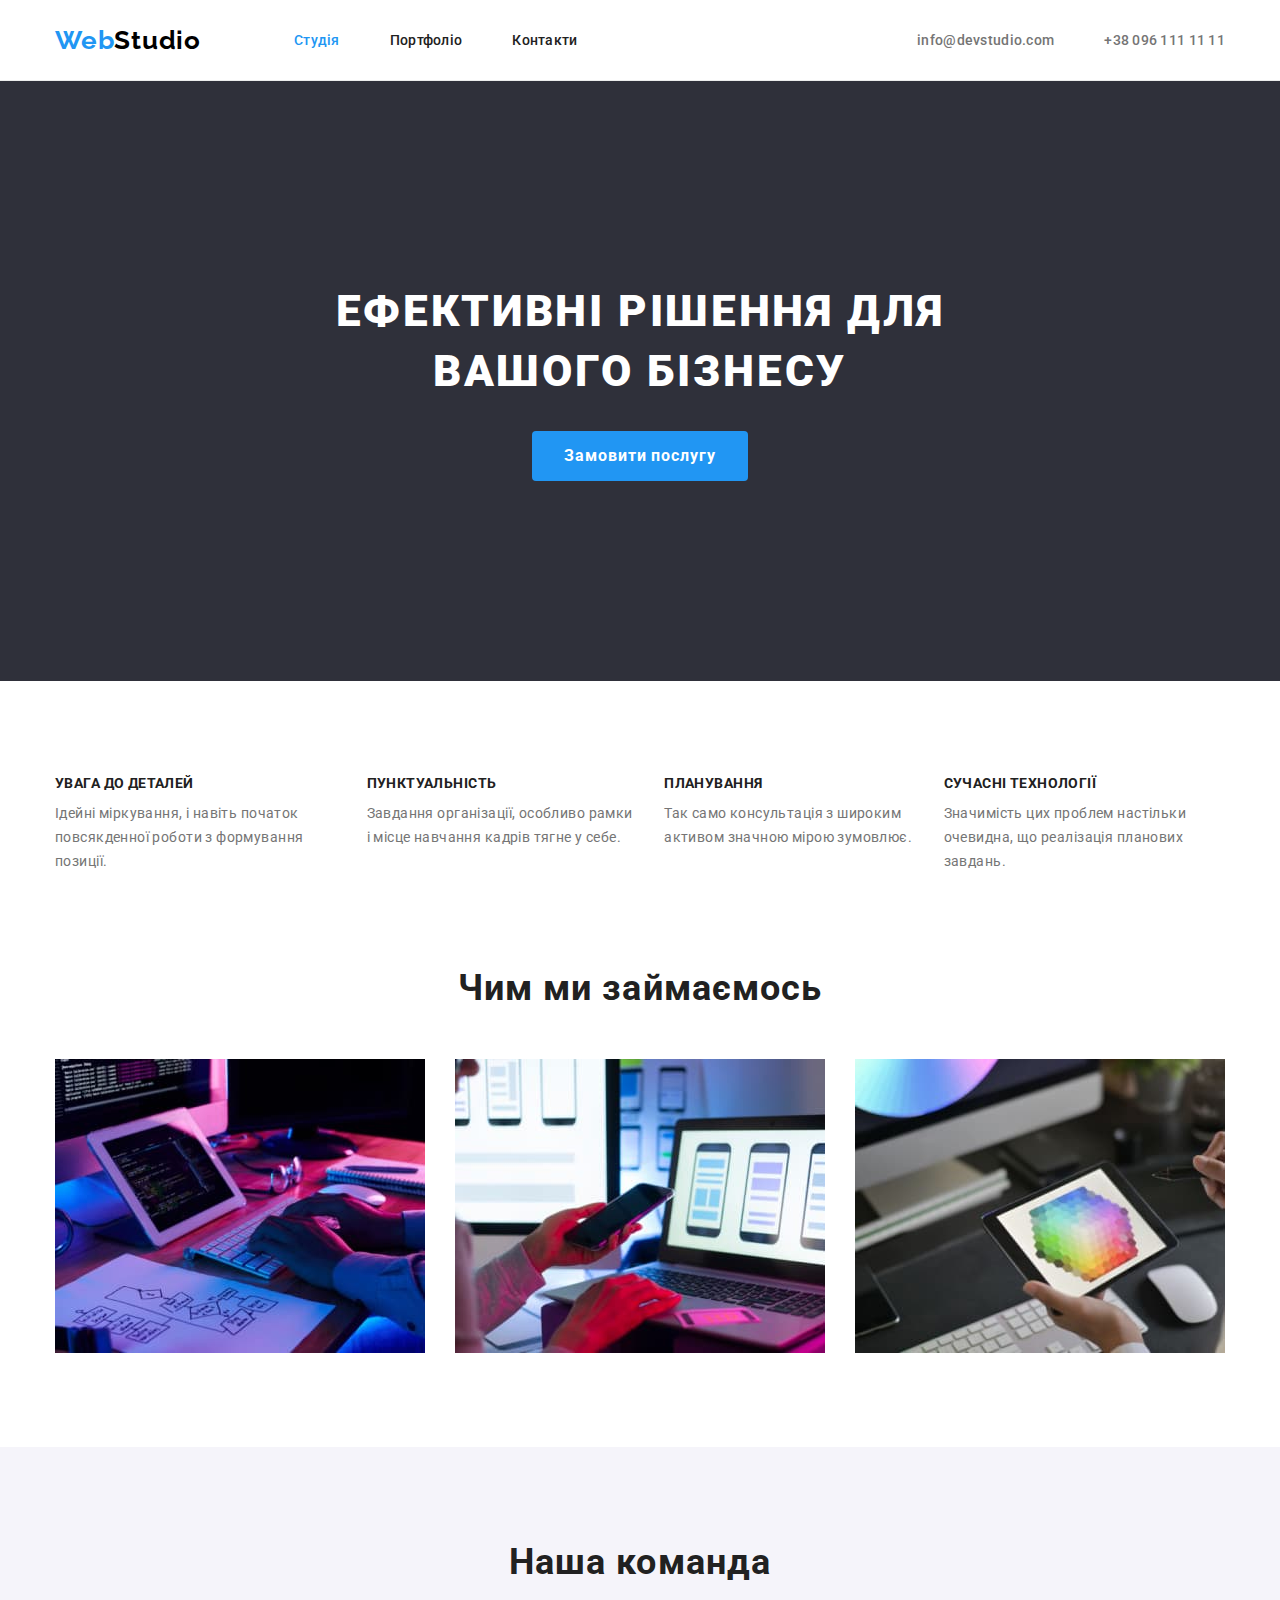
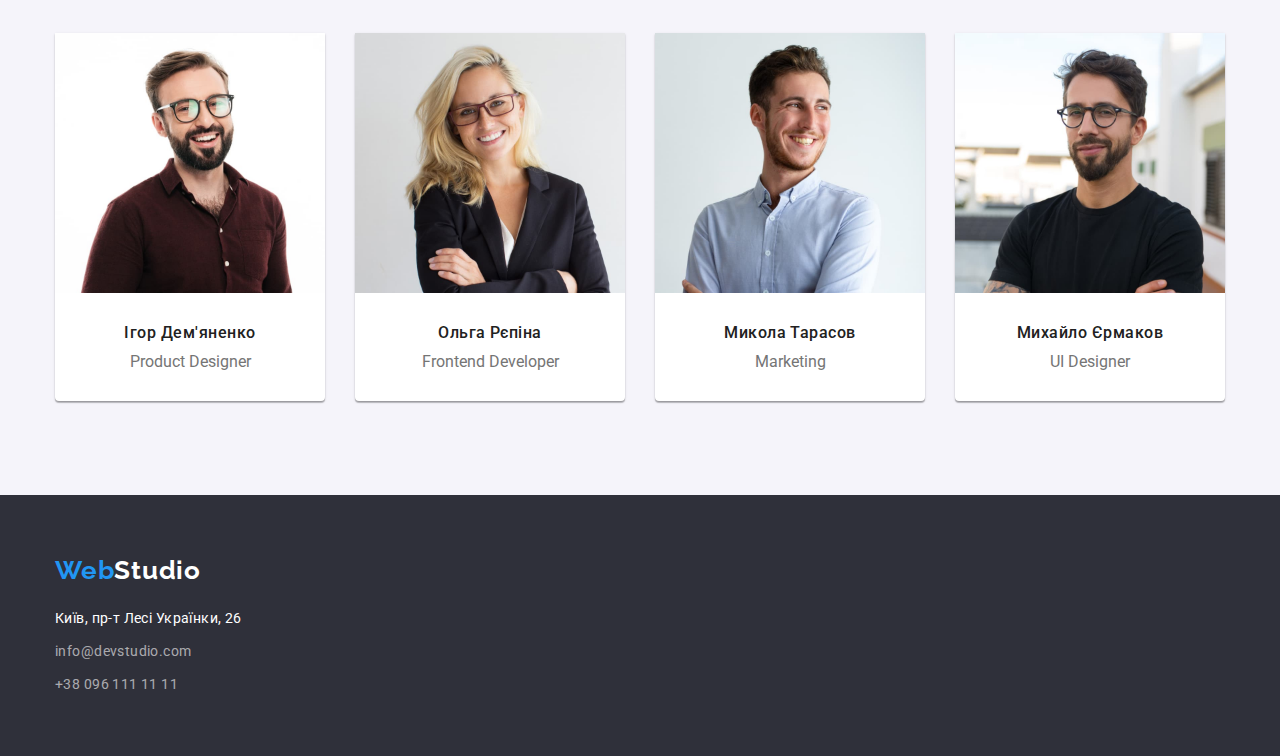
<file: index.html>
<!DOCTYPE html>
<html lang="en">
  <head>
    <meta charset="UTF-8" />
    <meta http-equiv="X-UA-Compatible" content="IE=edge" />
    <meta name="viewport" content="width=device-width, initial-scale=1.0" />
    <title>WebStudio</title>
    <link rel="preconnect" href="https://fonts.googleapis.com" />
    <link rel="preconnect" href="https://fonts.gstatic.com" crossorigin />
    <link
      href="https://fonts.googleapis.com/css2?family=Montserrat:wght@400;700&family=Raleway:wght@700&family=Roboto:wght@400;500;700;900&display=swap"
      rel="stylesheet"
    />
    <link
      rel="stylesheet"
      href="https://cdnjs.cloudflare.com/ajax/libs/modern-normalize/1.1.0/modern-normalize.min.css"
    />
    <link rel="stylesheet" href="./css/styles.css" />
  </head>
  <body>
    <header class="page">
      <div class="page-header container">
        <nav class="header-nav list">
          <a class="header-logo logo" href="./index.html"><span class="accent">Web</span>Studio </a>
          <ul class="nav-list list">
            <li class="header-nav-iteam">
              <a href="./index.html" class="header-nav-link link current">Студія</a>
            </li>
            <li class="header-nav-iteam">
              <a href="./portfolio.html" class="header-nav-link link">Портфоліо</a>
            </li>
            <li class="header-nav-iteam"><a href="" class="header-nav-link link">Контакти</a></li>
          </ul>
        </nav>
        <ul class="contact-list list">
          <li class="header-nav-iteam">
            <a class="header-link link" href="mailto:info@devstudio.com">info@devstudio.com</a>
          </li>
          <li class="header-nav-iteam">
            <a class="header-link link" href="tel:+380961111111">+38 096 111 11 11</a>
          </li>
        </ul>
      </div>
    </header>

    <main>
      <section class="hero">
        <div class="container">
          <h1 class="hero-title">Ефективні рішення для вашого бізнесу</h1>
          <button class="main-btn btn" type="button">Замовити послугу</button>
        </div>
      </section>

      <!--Про нас-->
      <section class="about">
        <div class="container">
          <h2 class="visually-hidden">Про нас</h2>
          <ul class="about-title list">
            <li class="about-title-doing">
              <h3 class="about-title-name">УВАГА ДО ДЕТАЛЕЙ</h3>
              <p class="about-title-text">
                Ідейні міркування, і навіть початок повсякденної роботи з формування позиції.
              </p>
            </li>
            <li class="about-title-doing">
              <h3 class="about-title-name">ПУНКТУАЛЬНІСТЬ</h3>
              <p class="about-title-text">
                Завдання організації, особливо рамки і місце навчання кадрів тягне у себе.
              </p>
            </li>
            <li class="about-title-doing">
              <h3 class="about-title-name">ПЛАНУВАННЯ</h3>
              <p class="about-title-text">
                Так само консультація з широким активом значною мірою зумовлює.
              </p>
            </li>
            <li class="about-title-doing">
              <h3 class="about-title-name">СУЧАСНІ ТЕХНОЛОГІЇ</h3>
              <p class="about-title-text">
                Значимість цих проблем настільки очевидна, що реалізація планових завдань.
              </p>
            </li>
          </ul>
        </div>
      </section>

      <!--Чим ми займаємось-->
      <section class="picture">
        <div class="container">
          <h2 class="picture-title">Чим ми займаємось</h2>
          <ul class="picture-name list">
            <li>
              <img src="./img/box 1.jpg" alt="box1" width="370" height="auto" />
            </li>
            <li>
              <img src="./img/box 2.jpg" alt="box2" width="370" height="auto" />
            </li>
            <li>
              <img src="./img/box 3.jpg" alt="box3" width="370" height="auto" />
            </li>
          </ul>
        </div>
      </section>

      <!--Наша команда-->
      <section class="our-team">
        <div class="team container">
          <h2 class="team-title">Наша команда</h2>
          <ul class="about-team list">
            <li class="team-member">
              <img
                class="team-photo"
                src="./img/igor.jpg"
                alt="photo-igor"
                width="270"
                height="auto"
              />
              <div class="members-title">
                <h3 class="about-team-title">Ігор Дем'яненко</h3>
                <p class="about-team-text">Product Designer</p>
              </div>
            </li>
            <li class="team-member">
              <img
                class="team-photo"
                src="./img/olga.jpg"
                alt="photo-olga"
                width="270"
                height="auto"
              />
              <div class="members-title">
                <h3 class="about-team-title">Ольга Рєпіна</h3>
                <p class="about-team-text">Frontend Developer</p>
              </div>
            </li>
            <li class="team-member">
              <img
                class="team-photo"
                src="./img/mukola.jpg"
                alt="photo-mukola"
                width="270"
                height="auto"
              />
              <div class="members-title">
                <h3 class="about-team-title">Микола Тарасов</h3>
                <p class="about-team-text">Marketing</p>
              </div>
            </li>
            <li class="team-member">
              <img
                class="team-photo"
                src="./img/muhailo.jpg"
                alt="photo-muhailo"
                width="270"
                height="auto"
              />
              <div class="members-title">
                <h3 class="about-team-title">Михайло Єрмаков</h3>
                <p class="about-team-text">UI Designer</p>
              </div>
            </li>
          </ul>
        </div>
      </section>
    </main>
    <footer class="footer">
      <div class="container">
        <a class="footer-logo logo" href="./index.html"><span class="accent">Web</span>Studio </a>
        <address class="footer-address">
          <ul class="footer-list list">
            <li class="footer-title">
              <a
                class="footer-adress-link link"
                href="https://goo.gl/maps/4BsKWkA9fhxkfBkN6"
                target="_blank"
                rel="noopener noreferrer nofollow"
                >Київ, пр-т Лесі Українки, 26</a
              >
            </li>
            <li class="footer-title">
              <a class="footer-mail-link link" href="mailto:info@devstudio.com"
                >info@devstudio.com</a
              >
            </li>
            <li class="footer-title">
              <a class="footer-mail-link link" href="tel:+380961111111">+38 096 111 11 11</a>
            </li>
          </ul>
        </address>
      </div>
    </footer>
  </body>
</html>
</file>
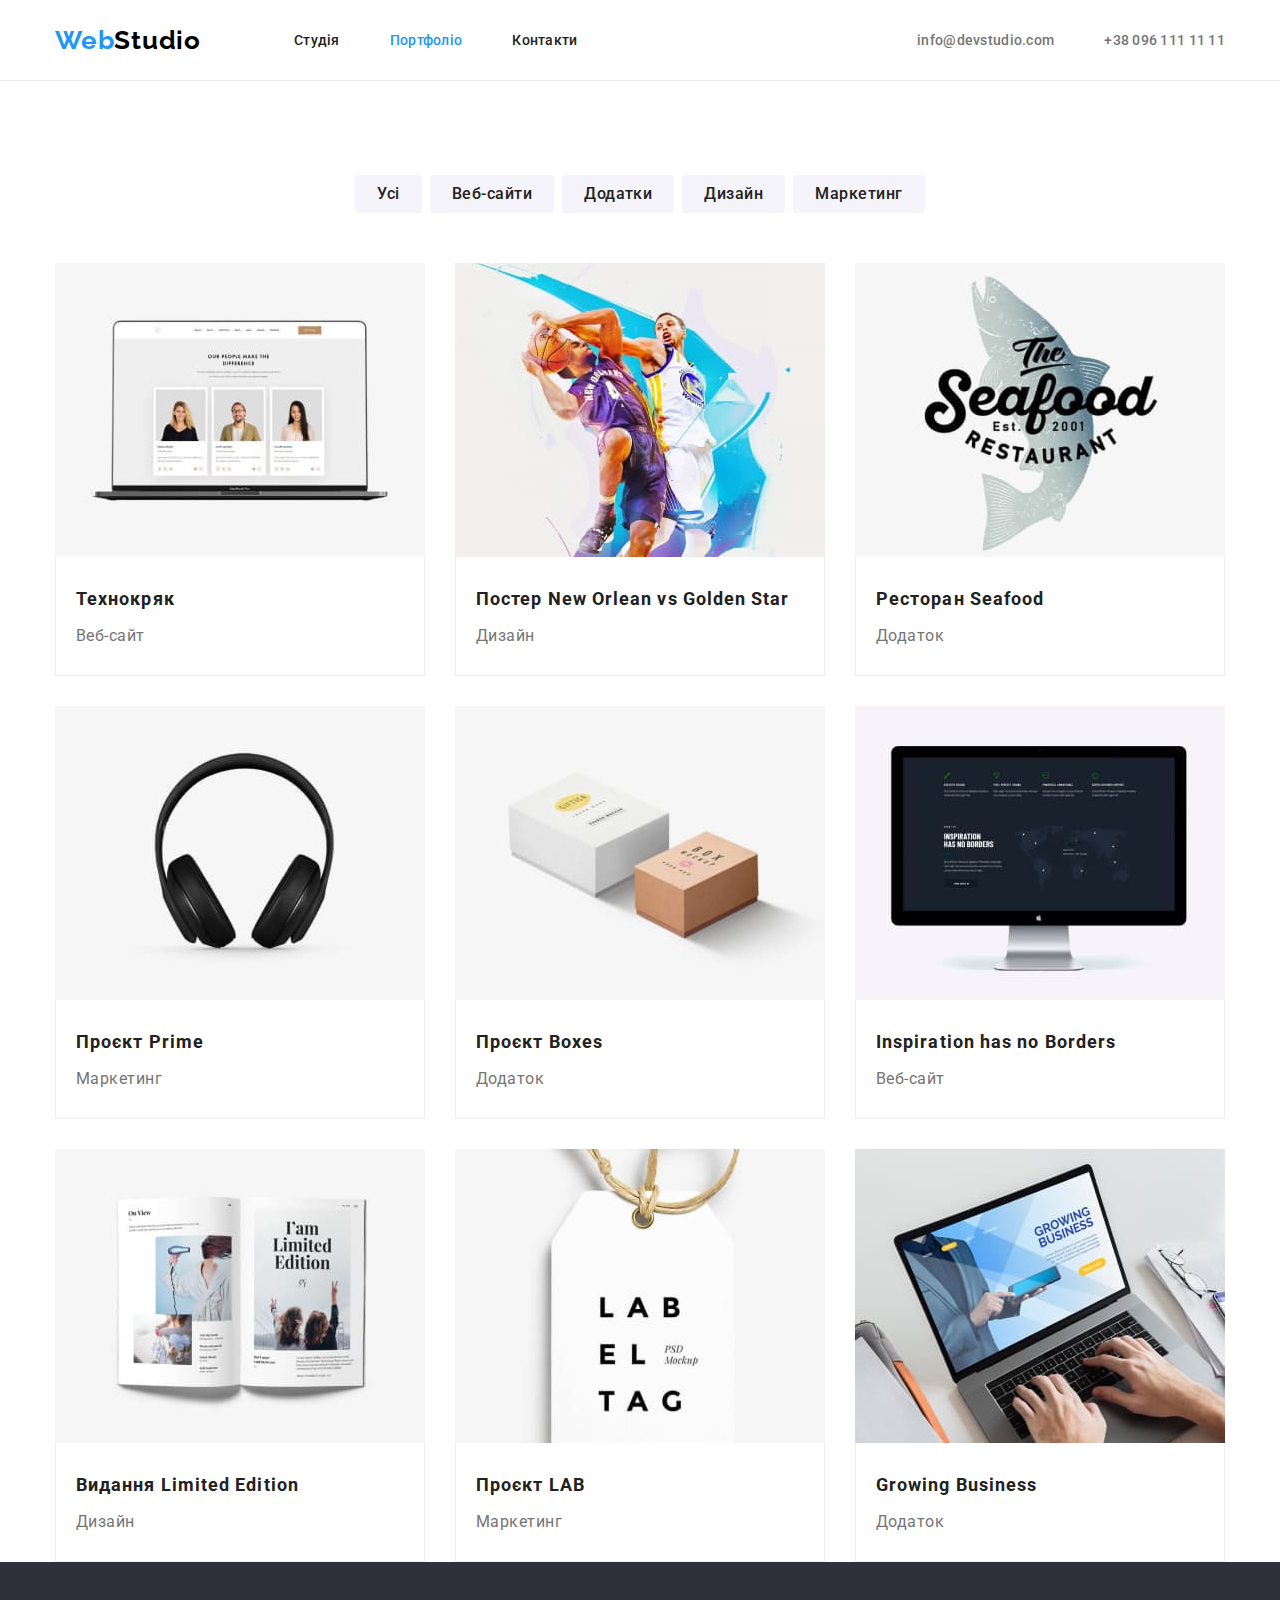
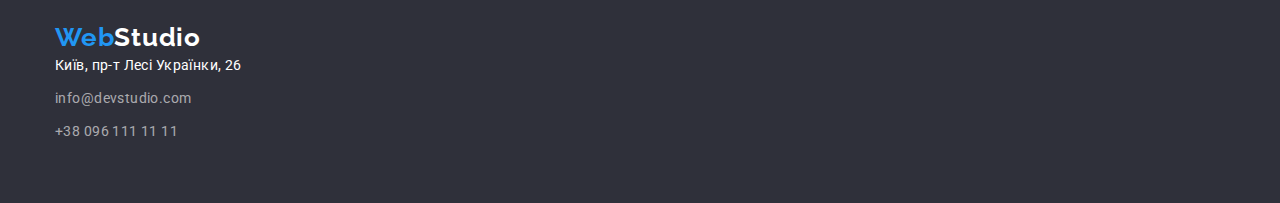
<file: portfolio.html>
<!DOCTYPE html>
<html lang="en">
<head>
    <meta charset="UTF-8">
    <meta http-equiv="X-UA-Compatible" content="IE=edge">
    <meta name="viewport" content="width=device-width, initial-scale=1.0">
    <title>Portfolio</title>
    <link rel="preconnect" href="https://fonts.googleapis.com">
    <link rel="preconnect" href="https://fonts.gstatic.com" crossorigin>
    <link href="https://fonts.googleapis.com/css2?family=Montserrat:wght@400;700&family=Raleway:wght@700&family=Roboto:wght@400;500;700;900&display=swap" rel="stylesheet">
    <link rel="stylesheet" href="https://cdnjs.cloudflare.com/ajax/libs/modern-normalize/1.1.0/modern-normalize.min.css"/>
    <link rel="stylesheet" href="./css/styles.css"/>
</head>
<body>
    <header class="page">
      <div class="page-header container">
        <nav class="header-nav">
          <a class="header-logo logo"href="./index.html"><span class="accent">Web</span>Studio </a>
          <ul class="nav-list list">
            <li class="header-nav-iteam"><a href="./index.html"class="header-nav-link link">Студія</a></li>
            <li class="header-nav-iteam"><a href="./portfolio.html"class="header-nav-link link current">Портфоліо</a></li>
            <li class="header-nav-iteam"><a href=""class="header-nav-link link">Контакти</a></li>
          </ul>
        </nav>
        <ul class="contact-list list">
          <li class="header-nav-iteam"><a class="header-link link"href="mailto:info@devstudio.com">info@devstudio.com</a></li>
          <li class="header-nav-iteam"><a class="header-link link"href="tel:+380961111111">+38 096 111 11 11</a></li>
        </ul>
      </div>
      </header>
      <main>
        <section class="portfolio">
          <div class="container">
            <ul class="btn-list list">
              <li><button class="second-btn btn"type="button">Усі</button></li>
              <li><button class="second-btn btn"type="button">Веб-сайти</button></li>
              <li><button class="second-btn btn"type="button">Додатки</button></li>
              <li><button class="second-btn btn"type="button">Дизайн</button></li>
              <li><button class="second-btn btn"type="button">Маркетинг</button></li>
          </ul>
          <h1 class="visually-hidden">Наші роботи</h1>
          <ul class="work list">
              <li class="work-wrapper"><a href=""></a><img src="./img-portfolio/img.jpg" alt="picture1" width="370" />
                  <div class="title-wrapper">
                    <h2 class="work-title">Технокряк</h2>
                    <p class="work-list">Веб-сайт</p>
                  </div>
              </li>
              <li class="work-wrapper">
                  <a href=""></a><img src="./img-portfolio/img (1).jpg" alt="picture2" width="370" />
              <div class="title-wrapper">
                <h2 class="work-title">Постер New Orlean vs Golden Star</h2>
                <p class="work-list">Дизайн</p>
              </div>
              </li>
              <li class="work-wrapper">
                  <a href=""></a><img src="./img-portfolio/img (2).jpg" alt="picture3" width="370" />
              <div class="title-wrapper">
                <h2 class="work-title">Ресторан Seafood</h2>
                <p class="work-list">Додаток</p>
              </div>
              </li> 
              <li class="work-wrapper"><a href=""></a><img src="./img-portfolio/img (3).jpg" alt="picture4" width="370" />
                  <div class="title-wrapper">
                    <h2 class="work-title">Проєкт Prime</h2>
                    <p class="work-list">Маркетинг</p>
                  </div>
              </li>
              <li class="work-wrapper">
                  <a href=""></a><img src="./img-portfolio/img (4).jpg" alt="picture5" width="370" />
              <div class="title-wrapper">
                <h2 class="work-title">Проєкт Boxes</h2>
                <p class="work-list">Додаток</p>
              </div>
              </li>
              <li class="work-wrapper">
                  <a href=""></a><img src="./img-portfolio/img (5).jpg" alt="picture6" width="370" />
              <div class="title-wrapper">
                <h2 class="work-title">Inspiration has no Borders</h2>
                <p class="work-list">Веб-сайт</p>
              </div>
              </li>
              <li class="work-wrapper">
                  <a href=""></a><img src="./img-portfolio/img (6).jpg" alt="picture7" width="370" />
              <div class="title-wrapper">
                <h2 class="work-title">Видання Limited Edition</h2>
                <p class="work-list">Дизайн</p>
              </div>
              </li>
              <li class="work-wrapper">
                  <a href=""></a><img src="./img-portfolio/img (7).jpg" alt="picture8" width="370" />
              <div class="title-wrapper">
                <h2 class="work-title">Проєкт LAB</h2>
                <p class="work-list">Маркетинг</p>
              </div>
              </li>
              <li class="work-wrapper">
                  <a href=""></a><img src="./img-portfolio/img (8).jpg" alt="picture9" width="370" />
              <div class="title-wrapper">
                <h2 class="work-title">Growing Business</h2>
                <p class="work-list">Додаток</p>
              </div>
              </li>   
          </ul>
          </div>
        </section>
      </main>
      <footer class="footer">
        <div class="container">
          <a class="footer-logo logo" href="./index.html"><span class="accent">Web</span>Studio </a>
          <address>
            <ul class="footer-list list">
              <li class="footer-title">
                <a class="footer-adress-link link"
                  href="https://goo.gl/maps/4BsKWkA9fhxkfBkN6"
                  target="_blank"
                  rel="noopener noreferrer nofollow"
                  >Київ, пр-т Лесі Українки, 26</a
                >
              </li>
              <li class="footer-title"><a class="footer-mail-link link"href="mailto:info@devstudio.com">info@devstudio.com</a></li>
              <li class="footer-title"><a class="footer-mail-link link"href="tel:+380961111111">+38 096 111 11 11</a></li>
            </ul>
        </div>
   </footer>
</body>
</html>
</file>
<file: css/styles.css>
/* GENERAL STYLES*/

body {
  font-family: 'Roboto', sans-serif;
  background-color: var(--accent-color);
  color: var(--primary-text-color);
  font-size: 14px;
  letter-spacing: 0, 03em;
}

:root {
  --primary-text-color: #212121;
  --title-text-color: #757575;
  --accent-color: #ffffff;
  --button-color: #2196f3;
}

h1,
h2,
h3,
h4,
h5,
p {
  margin: 0;
}

img {
  display: block;
  max-width: 100%;
  height: auto;
}

address {
  font-style: normal;
}

.logo {
  font-family: 'Raleway';
  text-decoration: none;
}
.link {
  text-decoration: none;
}

.list {
  list-style: none;
  margin: 0;
  padding-left: 0;
}

.container {
  width: 1200px;
  margin: 0 auto;
  padding: 0 15px;
}

.btn:hover,
.btn:focus {
  background-color: var(--button-color);
  color: var(--accent-color);
}

.btn {
  border: 1px, solid transparent;
  display: inline-block;
  cursor: pointer;
}

/* HEADER */

.page {
  border-bottom: 1px solid #ececec;
}

.page-header {
  display: flex;
  align-items: center;
}

.header-logo {
  margin-right: 93px;
  font-weight: 700;
  font-size: 26px;
  line-height: calc(31 / 26);
  letter-spacing: 0.03em;
  color: #000000;
}

.header-nav {
  display: flex;
  align-items: center;
}
.nav-list {
  display: flex;
  margin: 0;
  padding: 0;
}

.contact-list {
  display: flex;
  margin-left: auto;
}
.accent {
  color: #2196f3;
}

.header-nav-iteam:not(:last-child) {
  margin-right: 50px;
}

.header-nav-link {
  display: block;
  padding-top: 32px;
  padding-bottom: 32px;
  font-weight: 500;
  font-size: 14px;
  line-height: calc(16 / 14);
  letter-spacing: 0.02em;
  color: var(--primary-text-color);
}

.link:hover,
.link:focus {
  color: var(--button-color);
}

.current {
  color: var(--button-color)
}

.header-link {
  display: block;
  padding-top: 32px;
  padding-bottom: 32px;
  font-weight: 500;
  font-size: 14px;
  line-height: calc(16 / 14);
  letter-spacing: 0.02em;
  color: var(--title-text-color);
}

/* MAIN */

.hero {
  background: #2f303a;
  padding: 200px 0;
}

.hero-title {
  margin: 0 auto 30px;
  width: 696px;
  font-weight: 900;
  font-size: 44px;
  line-height: calc(60 / 44);
  text-align: center;
  letter-spacing: 0.06em;
  text-transform: uppercase;
  color: var(--accent-color);
}

.main-btn {
  margin: 0 auto;
  display: inline-block;
  min-width: 216px;
  border-radius: 4px;
  padding: 10px 32px;
  border-color: var(--button-color);
  font-weight: 700;
  font-size: 16px;
  line-height: calc(30 / 16);
  display: flex;
  align-items: center;
  text-align: center;
  letter-spacing: 0.06em;
  color: var(--accent-color);
  background: var(--button-color);
  border: none;
}

/*  Про нас  */

.visually-hidden {
  position: absolute;
  width: 1px;
  height: 1px;
  margin: -1px;
  border: 0;
  padding: 0;
  white-space: nowrap;
  clip-path: inset(100%);
  clip: rect(0 0 0 0);
  overflow: hidden;
}

.about {
  padding-top: 94px;
  padding-bottom: 94px;
}

.about-title {
  display: flex;
  gap: 30px;
  text-decoration: none;
}

.about-title-name {
  margin-bottom: 10px;
  font-weight: 700;
  font-size: 14px;
  line-height: calc(16 / 14);
  letter-spacing: 0.03em;
  text-transform: uppercase;
  color: var(--primary-text-color);
}

.about-title-text {
  margin: 0;
  font-weight: 400;
  font-size: 14px;
  line-height: calc(24 / 14);
  letter-spacing: 0.03em;
  color: var(--title-text-color);
}

/* --Чим ми займаємось--*/

.picture {
  padding-bottom: 94px;
}

.picture-title {
  margin-bottom: 50px;
  padding: 0;
  font-weight: 700;
  font-size: 36px;
  line-height: calc(42 / 36);
  text-align: center;
  letter-spacing: 0.03em;
  color: var(--primary-text-color);
}

.picture-name {
  display: flex;
  gap: 30px;
}

/*  Наша команда  */

.our-team {
  background-color: #f5f4fa;
  padding: 94px 0;
}

.about-team {
  display: flex;
}

.team-member {
  background: var(--accent-color);
  box-shadow: 0px 1px 3px rgba(0, 0, 0, 0.12), 0px 1px 1px rgba(0, 0, 0, 0.14),
    0px 2px 1px rgba(0, 0, 0, 0.2);
  border-radius: 0px 0px 4px 4px;
}
.team-member:not(:last-child) {
  margin-right: 30px;
}

.team-title {
  margin-bottom: 50px;
  font-weight: 700;
  font-size: 36px;
  line-height: calc(42 / 36);
  text-align: center;
  letter-spacing: 0.03em;
  color: var(--primary-text-color);
}

.members-title {
  padding: 30px 0;
}

.about-team-title {
  margin-bottom: 10px;
  font-weight: 500;
  font-size: 16px;
  line-height: calc(19 / 16);
  text-align: center;
  letter-spacing: 0.03em;
  color: var(--primary-text-color);
}

.about-team-text {
  margin: 0;
  padding: 0;

  font-weight: 400;
  font-size: 16px;
  line-height: calc(19 / 16);
  text-align: center;

  color: var(--title-text-color);
}

/* FOOTER */

.footer {
  background-color: #2f303a;
  padding: 60px 0;
}

.footer-logo {
  margin-bottom: 20px;
  font-weight: 700;
  font-size: 26px;
  line-height: calc(31 / 26);
  letter-spacing: 0.03em;
  color: var(--accent-color);
}

.footer-address {
  margin-top: 20px;
}
.footer-title:not(:last-child) {
  margin-bottom: 9px;
}

.footer-adress-link {
  margin-bottom: 9px;
  font-family: 'Roboto';
  font-style: normal;
  font-weight: 400;
  font-size: 14px;
  line-height: calc(24 / 14);
  letter-spacing: 0.03em;
  color: var(--accent-color);
}

.footer-mail-link {
  font-family: 'Roboto';
  font-style: normal;
  font-weight: 400;
  font-size: 14px;
  line-height: calc(24 / 14);
  letter-spacing: 0.03em;
  color: rgba(255, 255, 255, 0.6);
}

/* PORTFOLIO */

.portfolio {
  padding-top: 94px;
}

.btn-list {
  display: flex;
  justify-content: center;
  gap: 8px;
  margin-bottom: 50px;
}

.second-btn {
  padding: 6px 22px;
  border-radius: 4px;
  border-color: transparent;
  font-weight: 500;
  font-size: 16px;
  line-height: calc(26 / 16);
  text-align: center;
  letter-spacing: 0.03em;
  color: var(--primary-text-color);
  background: #f5f4fa;
  border: none;
}

.work {
  display: flex;
  flex-wrap: wrap;
  gap: 30px;
}

.work-wrapper {
  flex-basis: calc((100%-30px * 2) / 9);
}

.title-wrapper {
  padding: 24px 20px;
  border: 1px solid #eeeeee;
  border-top: none;
}
.work-title {
  margin-bottom: 4px;
  font-weight: 700;
  font-size: 18px;
  line-height: calc(36 / 18);
  letter-spacing: 0.06em;
  color: var(--primary-text-color);
}

.work-list {
  font-weight: 400;
  font-size: 16px;
  line-height: calc(30 / 16);
  letter-spacing: 0.03em;
  color: var(--title-text-color);
}
</file>
